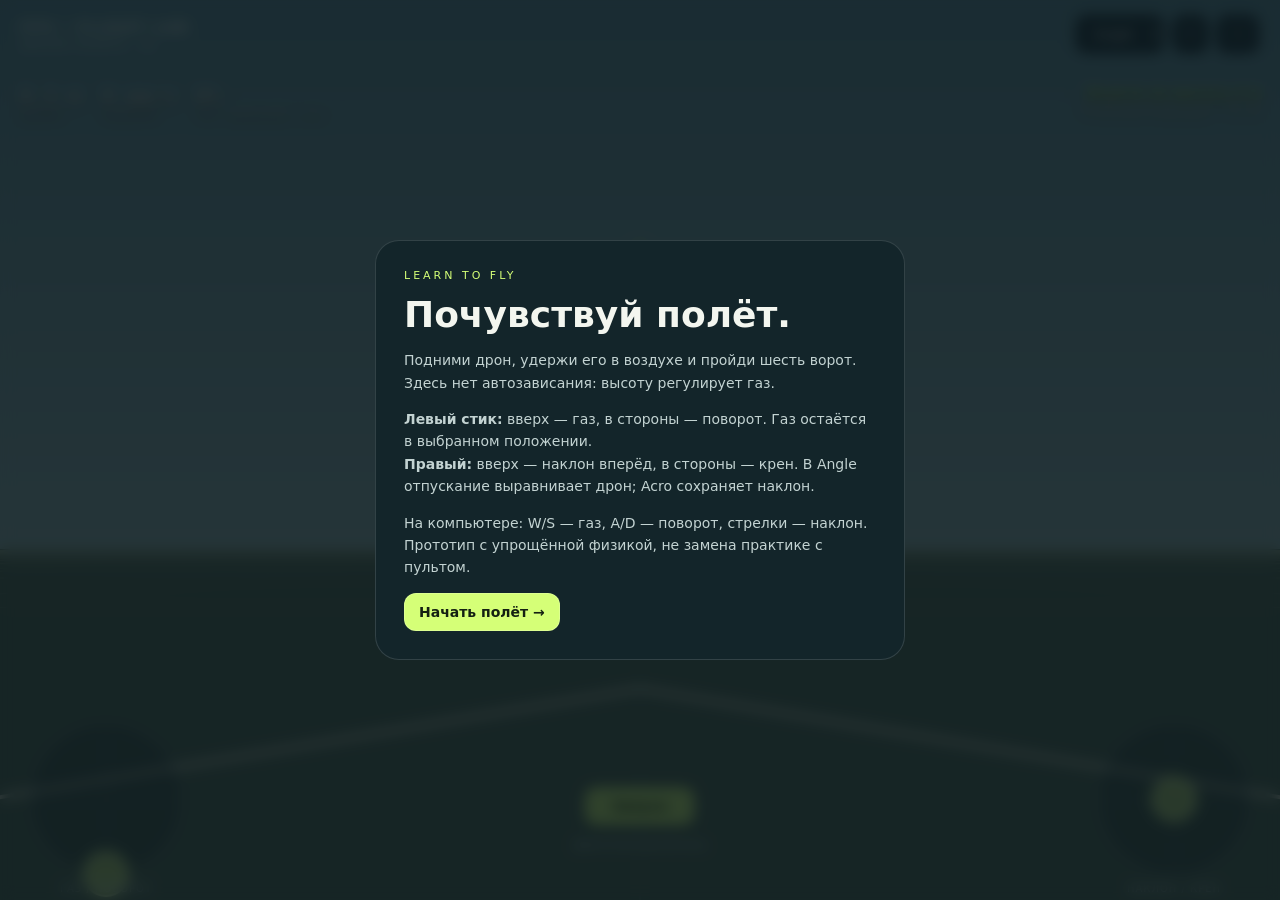
<file: index.html>
<!doctype html><html lang="ru"><meta charset="utf-8"><meta name="viewport" content="width=device-width,initial-scale=1,maximum-scale=1,user-scalable=no,viewport-fit=cover"><meta name="theme-color" content="#10191d"><title>FPV • Школа полёта</title><style>
*{box-sizing:border-box}body{margin:0;background:#10191d;color:#f3f6ef;font:14px system-ui;overflow:hidden;touch-action:none}canvas{display:block;width:100vw;height:100dvh}button,select{font:inherit;color:inherit;background:#16252de8;border:1px solid #ffffff30;border-radius:12px;padding:10px 14px}button{cursor:pointer}.top{position:absolute;top:max(14px,env(safe-area-inset-top));left:20px;right:20px;display:flex;align-items:center;justify-content:space-between;gap:10px}.brand{font-weight:800;letter-spacing:2px}.brand small{display:block;color:#bbcece;font-size:10px;letter-spacing:1px;margin-top:4px}.tools{display:flex;gap:7px}.stats{position:absolute;top:85px;left:20px;display:flex;gap:22px;font:600 20px ui-monospace,monospace;text-shadow:0 2px 4px #000}.stats small{font:10px system-ui;display:block;color:#d4e3de}.task{position:absolute;top:85px;right:20px;text-align:right;max-width:45%;text-shadow:0 2px 5px #000}.task b{color:#d5ff77}.stick{position:absolute;bottom:max(25px,env(safe-area-inset-bottom));width:152px;height:152px;border:1px solid #ffffff60;border-radius:50%;background:#0b1a2540;touch-action:none}.stick:before,.stick:after{content:'';position:absolute;background:#ffffff25}.stick:before{top:50%;width:100%;height:1px}.stick:after{left:50%;height:100%;width:1px}.left{left:30px}.right{right:30px}.knob{position:absolute;left:50%;top:50%;width:46px;height:46px;border-radius:50%;background:#dcff83c0;border:2px solid #eaffb9;transform:translate(-50%,-50%);box-shadow:0 0 24px #b9ec4930}.label{position:absolute;bottom:-20px;text-align:center;width:100%;font-size:10px;letter-spacing:1px;color:#e1e9e8}.center{position:absolute;bottom:35px;left:50%;transform:translateX(-50%);text-align:center}.center button{background:#d5ff77;color:#142012;font-weight:750;min-width:110px}.center p{font-size:11px;color:#d1dddd}.overlay{position:absolute;inset:0;background:#09161bcf;display:grid;place-items:center;padding:20px;backdrop-filter:blur(7px)}.card{max-width:530px;background:#13252a;border:1px solid #ffffff22;border-radius:24px;padding:28px}.tag{font-size:11px;letter-spacing:3px;color:#d5ff77}h1{font-size:36px;margin:12px 0}p{line-height:1.6;color:#c3d3d2}.card button{background:#d5ff77;color:#142012;font-weight:bold}.hidden{display:none}.rotate{display:none}@media(orientation:portrait){.rotate{display:block;position:absolute;bottom:220px;left:20px;right:20px;text-align:center;font-size:12px}.stick{width:132px;height:132px}.left{left:15px}.right{right:15px}.brand{font-size:12px}.tools button,.tools select{padding:8px;font-size:12px}.stats{gap:12px;font-size:16px}.task{font-size:12px}h1{font-size:30px}.center{bottom:180px}}
</style><canvas id="view"></canvas><div class="top"><div class="brand">FPV / FLIGHT LAB<small>ШКОЛА ПОЛЁТА · 01</small></div><div class="tools"><select id="mode" aria-label="Режим управления"><option>Angle</option><option>Acro</option></select><button id="help">?</button><button id="full">⛶</button></div></div><div class="stats"><span id="alt"></span><span id="speed"></span><span id="power"></span></div><div class="task"><b id="goal">Взлети на высоту 2 м</b><div id="progress">Учебный маршрут · 0 / 6</div></div><div class="stick left" id="left" aria-label="Газ и поворот"><div class="knob"></div><div class="label">ГАЗ / ПОВОРОТ</div></div><div class="stick right" id="right" aria-label="Наклон и крен"><div class="knob"></div><div class="label">НАКЛОН / КРЕН</div></div><div class="center"><button id="arm">Запуск</button><p id="status">Двигатели выключены</p></div><div class="rotate">↻ Для удобства поверни телефон горизонтально</div><div class="overlay" id="intro"><div class="card"><div class="tag">LEARN TO FLY</div><h1>Почувствуй полёт.</h1><p>Подними дрон, удержи его в воздухе и пройди шесть ворот. Здесь нет автозависания: высоту регулирует газ.</p><p><b>Левый стик:</b> вверх — газ, в стороны — поворот. Газ остаётся в выбранном положении.<br><b>Правый:</b> вверх — наклон вперёд, в стороны — крен. В Angle отпускание выравнивает дрон; Acro сохраняет наклон.</p><p>На компьютере: W/S — газ, A/D — поворот, стрелки — наклон. Прототип с упрощённой физикой, не замена практике с пультом.</p><button id="start">Начать полёт →</button></div></div><script type="module" src="app.js?v=3"></script></html>
</file>
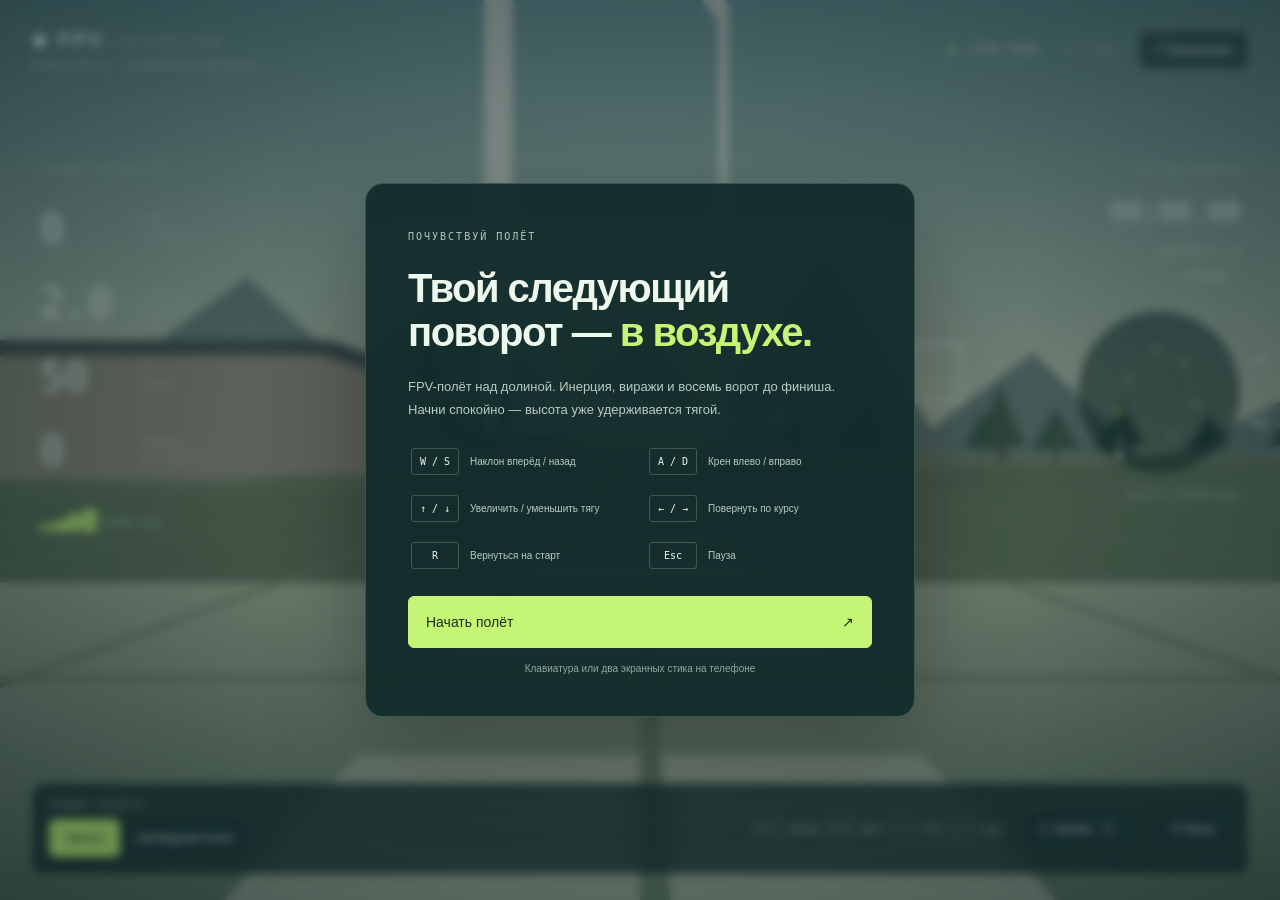
<file: fpv-flight-lab/index.html>
<!doctype html><html lang="ru"><meta charset="utf-8"><meta name="viewport" content="width=device-width,initial-scale=1"><title>FPV Flight Lab</title><link rel="stylesheet" href="style.css?v=2"><body><canvas id="world"></canvas><div class="vignette"></div><header><div class="brand"><b>◈ FPV<span> / FLIGHT LAB</span></b><small>ПОЛИГОН 01 · СЕВЕРНАЯ ДОЛИНА</small></div><div class="live"><i></i> LIVE FEED <span>5.8 GHz</span></div><button id="help">? Управление</button></header><div class="left"><span class="tag">FLIGHT TELEMETRY</span><div class="metric"><strong id="speed">0</strong><span>км/ч<br>СКОРОСТЬ</span></div><div class="metric"><strong id="alt">2.0</strong><span>метров<br>ВЫСОТА</span></div><div class="metric"><strong id="power">50</strong><span>%<br>ТЯГА</span></div><div class="metric"><strong id="distance">0</strong><span>метров<br>ОТ СТАРТА</span></div><div class="signal">▂▄▆█ <span>СИГНАЛ 100%</span></div></div><div class="right"><span class="tag">СЕССИЯ ПОЛЁТА</span><strong id="timer">00:00.00</strong><div id="progress">ВОРОТА 0 / 8</div><div id="best">РЕКОРД —</div><canvas id="map" width="160" height="160"></canvas><span class="tag">КАРТА ПОЛИГОНА</span></div><div id="cross">┼</div><div id="notice" aria-live="polite"></div><footer><div><span class="tag">РЕЖИМ ПОЛЁТА</span><button class="selected" id="race">Трасса</button><button id="free">Свободный полёт</button></div><div class="footkeys"><kbd>W S</kbd> тангаж <kbd>A D</kbd> крен <kbd>↑ ↓</kbd> тяга <kbd>← →</kbd> курс</div><button id="reset">↻ Заново <kbd>R</kbd></button><button id="pause">Ⅱ Пауза</button></footer><section id="overlay"><div class="card"><span class="tag">ПОЧУВСТВУЙ ПОЛЁТ</span><h1>Твой следующий<br>поворот — <em>в воздухе.</em></h1><p>FPV-полёт над долиной. Инерция, виражи и восемь ворот до финиша. Начни спокойно — высота уже удерживается тягой.</p><div class="controls"><div><kbd>W / S</kbd><span>Наклон вперёд / назад</span></div><div><kbd>A / D</kbd><span>Крен влево / вправо</span></div><div><kbd>↑ / ↓</kbd><span>Увеличить / уменьшить тягу</span></div><div><kbd>← / →</kbd><span>Повернуть по курсу</span></div><div><kbd>R</kbd><span>Вернуться на старт</span></div><div><kbd>Esc</kbd><span>Пауза</span></div></div><button id="start">Начать полёт <span>↗</span></button><small>Клавиатура или два экранных стика на телефоне</small></div></section><div id="touch-controls"><div class="stick" id="left-stick"><span>ТЯГА / КУРС</span><i></i></div><div class="stick" id="right-stick"><span>ВПЕРЁД ↑ / КРЕН</span><i></i></div></div><script src="game.js?v=2"></script></body></html>
</file>
<file: fpv-flight-lab/style.css>
*{box-sizing:border-box}body{margin:0;background:#15272b;color:#edf7ec;font-family:Arial,sans-serif;overflow:hidden}canvas#world{position:fixed;inset:0;width:100%;height:100%}.vignette{position:fixed;inset:0;pointer-events:none;background:radial-gradient(ellipse,transparent 45%,#06171666)}header,footer{position:fixed;left:32px;right:32px;display:flex;align-items:center;gap:20px;z-index:2}header{top:28px}footer{bottom:26px;background:#102825b8;backdrop-filter:blur(12px);border:1px solid #b8e1c22b;padding:16px;border-radius:12px}.brand{margin-right:auto}.brand b{letter-spacing:3px;font-size:19px}.brand b span{font-weight:normal;color:#afc3bb;font-size:12px}.brand small{display:block;font-size:10px;letter-spacing:2px;margin-top:9px;color:#b1c8b7}.live{font:11px monospace;letter-spacing:1px}.live i{display:inline-block;width:6px;height:6px;background:#c7ff73;border-radius:50%;margin-right:7px}.live span{margin-left:20px;color:#a3b9ae}button{cursor:pointer;color:inherit;background:#203a36a8;border:1px solid #bed5be33;border-radius:6px;padding:11px 15px;font-size:12px}button:hover{background:#476449}button.selected,#start{background:#c5f575;color:#17301b;border-color:#c5f575}button:focus-visible{outline:2px solid white;outline-offset:3px}.left,.right{position:fixed;top:160px;z-index:1}.left{left:40px}.right{right:40px;text-align:right}.tag{font:10px monospace;letter-spacing:2px;color:#b3cbb8}.metric{display:flex;align-items:center;gap:13px;margin-top:28px}.metric strong{font:40px monospace;min-width:90px}.metric span{font-size:10px;line-height:1.8;color:#b9cdbe;letter-spacing:1px}.signal{color:#c5f575;margin-top:34px;font-size:19px}.signal span{font:9px monospace;color:#bdcfbd}.right>strong{display:block;font:27px monospace;margin:18px 0}.right>div{font:11px monospace;margin:12px 0;color:#cad8c3}#map{display:block;margin:28px 0 12px auto;background:#102a2588;border:1px solid #d2e6bd33;border-radius:50%}#cross{position:fixed;left:50%;top:50%;transform:translate(-50%,-50%);font-size:25px;color:#e6f4d388}#notice{position:fixed;left:50%;top:24%;transform:translateX(-50%);font:16px monospace;color:#d7ff9c;text-shadow:0 2px 8px #000;z-index:5}.footkeys{margin-left:auto;font-size:10px;color:#bbcbb8}kbd{font:10px monospace;border:1px solid #b9cbb244;border-radius:3px;padding:3px 5px;margin:0 3px}footer .tag{display:block;margin-bottom:8px}#overlay{position:fixed;inset:0;background:#071b2477;backdrop-filter:blur(5px);display:flex;align-items:center;justify-content:center;z-index:10}.card{width:550px;background:#122c2bf0;border:1px solid #a6c7aa40;padding:42px;border-radius:18px;box-shadow:0 30px 100px #0005}h1{font-size:40px;line-height:1.1;letter-spacing:-1.5px;margin:22px 0}em{font-style:normal;color:#c5f575}.card p{font-size:13px;line-height:1.7;color:#b8cbc0}.controls{display:grid;grid-template-columns:1fr 1fr;gap:20px 12px;margin:27px 0}.controls div{display:flex;align-items:center;gap:8px}.controls span{font-size:10px;color:#b8cbc0}.controls kbd{min-width:48px;text-align:center;padding:7px}#start{width:100%;font-size:14px;padding:17px;text-align:left}#start span{float:right}.card>small{display:block;text-align:center;font-size:10px;margin-top:15px;color:#8ea99b}@media(max-width:800px){header,footer{left:12px;right:12px}.left{left:16px}.right{right:16px}.left,.right{top:110px}.metric strong{font-size:26px;min-width:56px}.metric{margin-top:17px}.footkeys,.live{display:none}footer{gap:7px;padding:10px}footer button{padding:9px}.card{width:calc(100% - 24px);padding:25px}h1{font-size:32px}#map{width:100px;height:100px}footer .tag{display:none}}

#touch-controls{display:none;position:fixed;bottom:95px;left:24px;right:24px;justify-content:space-between;z-index:4;pointer-events:none}.stick{width:130px;height:130px;border:1px solid #d8f7b366;border-radius:50%;background:#112f2844;position:relative;touch-action:none;pointer-events:auto;user-select:none}.stick i{position:absolute;left:calc(50% - 23px);top:calc(50% - 23px);width:46px;height:46px;border:1px solid #d6ff99aa;border-radius:50%;background:#c5f57555;pointer-events:none}.stick span{position:absolute;top:-22px;width:100%;text-align:center;font:9px monospace;color:#d6e8ca}.stick:before,.stick:after{content:'';position:absolute;background:#d8f7b333}.stick:before{width:1px;height:100%;left:50%}.stick:after{height:1px;width:100%;top:50%}@media(pointer:coarse){#touch-controls{display:flex}.controls{display:none}.card p:after{content:' Левый стик: тяга и поворот. Правый: наклон и крен.'}.right{top:100px}.left{top:100px}.metric{margin-top:10px}#map{display:none}.signal{display:none}footer{bottom:10px}footer button{font-size:10px;padding:8px}.brand b{font-size:14px}.brand b span{font-size:9px}header{top:15px}#help{font-size:10px}#reset kbd{display:none}}@media(pointer:coarse) and (orientation:landscape){#touch-controls{bottom:75px}.stick{width:105px;height:105px}.metric strong{font-size:23px}.right>strong{font-size:20px}.card{padding:20px;max-width:500px}h1{font-size:26px;margin:12px 0}.card p{margin:10px 0}.card>small{margin-top:8px}}
</file>
